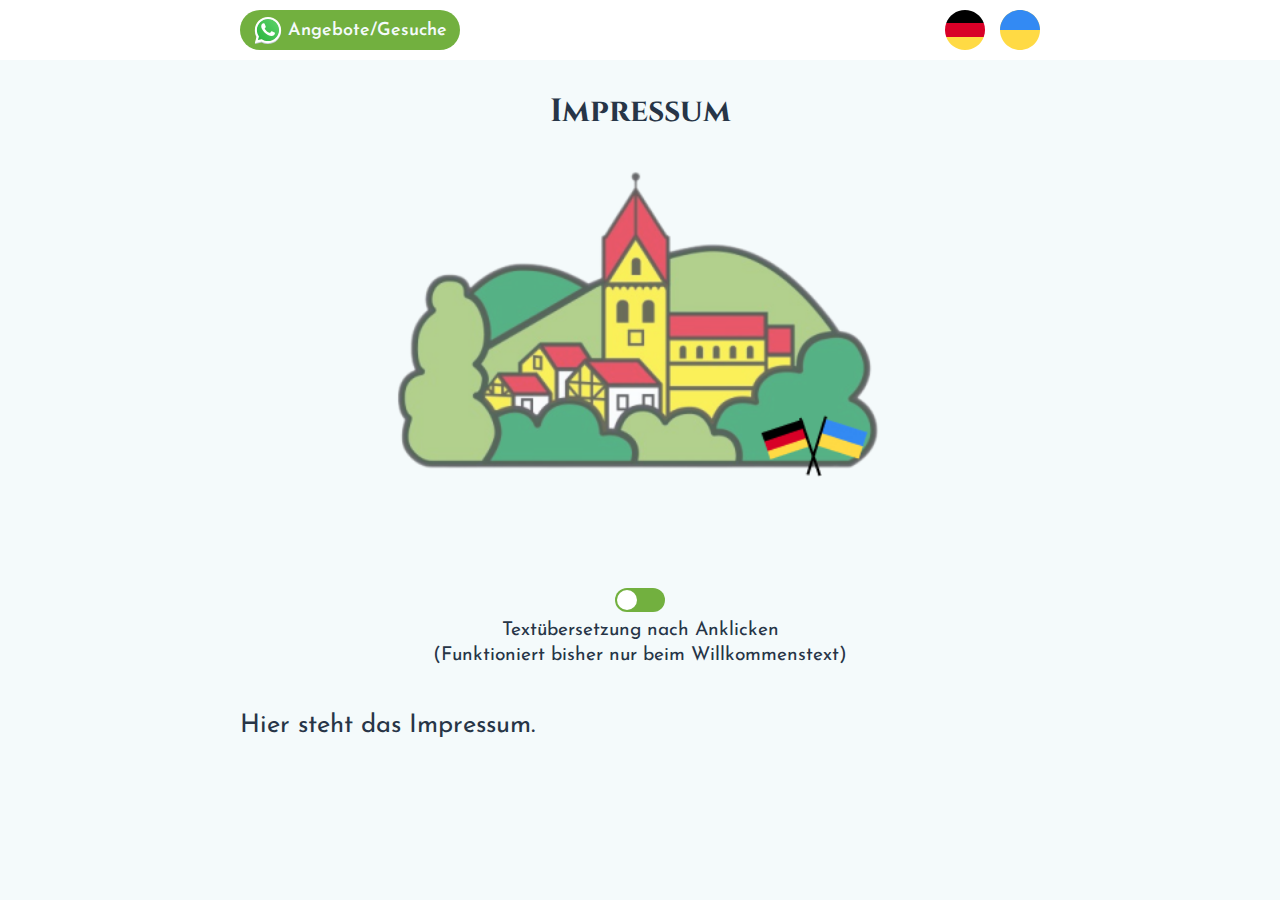
<file: impressum.html>
<!DOCTYPE html>
<html lang="de">
<head>
    <meta charset="UTF-8">
    <meta http-equiv="X-UA-Compatible" content="IE=edge">
    <meta name="viewport" content="width=device-width, initial-scale=1.0">
    <title>Guide für Geflüchtete in Morsbach</title>
    <link rel="stylesheet" href="style.css">
    <link rel="preconnect" href="https://fonts.googleapis.com">
    <link rel="preconnect" href="https://fonts.gstatic.com" crossorigin>
    <link href="https://fonts.googleapis.com/css2?family=Cinzel:wght@400;500;600;700;800;900&family=Josefin+Sans:ital,wght@0,100;0,200;0,300;0,400;0,500;0,600;0,700;1,100;1,200;1,300;1,400;1,500;1,600;1,700&display=swap" rel="stylesheet">

    <!-- Information about the website-->
    <meta name="author" content="Patrick Vosen">
    <meta name="language" content="german">
    <meta name="description" content="Erste Informationen zur Orientierung von Geflüchteten in Morsbach"/> 
    <meta name=”title” content="Guide für Geflüchtete in Morsbach"/>
    <meta name="robots" content="index,follow" />
    <!--<meta name="googlebot" content=”notranslate” />
    <meta name="revised" content="Sunday, July 18th, 2010, 5:15 pm" />
    <meta name="copyright" content="Copyright 2022"> -->

    <!--Responsive design/mobile meta tags -->
    <meta name="format-detection" content="telephone=yes"/> 
    <meta name="HandheldFriendly" content="true"/> 

    <!-- Social media tags  debug: https://developers.facebook.com/tools/debug/-->
    <meta property="og:title" content="Guide für Geflüchtete in Morsbach">
    <meta property="og:type" content="website">
    <!--<meta property="og:image" content="logo.png">
    <meta property="og:url" content="url"> -->

    <!-- Social media tags (optional)-->
    <!--<meta property="og:description" content="This is a description of the page">
    <meta property="og:locale" content="en_US">
    <meta property="og:site_name" content="name"> -->

    <!--Tags for Twitter-->
    <!-- <meta name="twitter:title" content="European Travel Destinations ">
    <meta name="twitter:description" content=" Offering tour packages for individuals or groups.">
    <meta name="twitter:image" content=" http://euro-travel-example.com/thumbnail.jpg">
    <meta name="twitter:card" content="summary_large_image"> -->
</head>

<body>

    <!-- Der "Left"-Container bezieht sich auf die Version für große Bildschirme -->
    <div class="left">
    <header class="header">
        <!-- Die Navigationsleiste am oberen Rand-->
         <div class="navbar">
            <a  id="button_link" href="https://chat.whatsapp.com/Js5TAunym40L8htz6Kn47g" target="_blank">
                <button id="header-button">
                    <svg id="whatsapp" width="20" height="20" viewBox="0 0 67 67" fill="none" xmlns="http://www.w3.org/2000/svg">
                        <path fill-rule="evenodd" clip-rule="evenodd" d="M33.5 64.9062C49.6888 64.9062 62.8125 51.7826 62.8125 35.5938C62.8125 19.4049 49.6888 6.28125 33.5 6.28125C17.3112 6.28125 4.1875 19.4049 4.1875 35.5938C4.1875 40.8509 5.57146 45.7848 7.99493 50.051L4.1875 64.9062L19.503 61.3548C23.6623 63.6195 28.4309 64.9062 33.5 64.9062ZM33.5 60.3966C47.1983 60.3966 58.3029 49.292 58.3029 35.5938C58.3029 21.8955 47.1983 10.7909 33.5 10.7909C19.8017 10.7909 8.69712 21.8955 8.69712 35.5938C8.69712 40.8827 10.3526 45.785 13.1735 49.8108L10.9519 58.1418L19.4299 56.0223C23.4277 58.7811 28.2752 60.3966 33.5 60.3966Z" fill="#BFC8D0"/>
                        <path d="M58.625 33.5C58.625 47.3762 47.3762 58.625 33.5 58.625C28.2073 58.625 23.2969 56.9885 19.2471 54.1939L10.6591 56.3409L12.9096 47.9017C10.0519 43.8236 8.375 38.8576 8.375 33.5C8.375 19.6238 19.6238 8.375 33.5 8.375C47.3762 8.375 58.625 19.6238 58.625 33.5Z" fill="url(#paint0_linear_53_563)"/>
                        <path fill-rule="evenodd" clip-rule="evenodd" d="M33.5 62.8125C49.6888 62.8125 62.8125 49.6888 62.8125 33.5C62.8125 17.3112 49.6888 4.1875 33.5 4.1875C17.3112 4.1875 4.1875 17.3112 4.1875 33.5C4.1875 38.7572 5.57146 43.6911 7.99493 47.9573L4.1875 62.8125L19.503 59.2611C23.6623 61.5258 28.4309 62.8125 33.5 62.8125ZM33.5 58.3029C47.1983 58.3029 58.3029 47.1983 58.3029 33.5C58.3029 19.8017 47.1983 8.69712 33.5 8.69712C19.8017 8.69712 8.69712 19.8017 8.69712 33.5C8.69712 38.7889 10.3526 43.6912 13.1735 47.717L10.9519 56.0481L19.4299 53.9286C23.4277 56.6874 28.2752 58.3029 33.5 58.3029Z" fill="white"/>
                        <path d="M26.1719 19.8906C25.475 18.4908 24.4059 18.6147 23.3258 18.6147C21.3955 18.6147 18.3857 20.9268 18.3857 25.2299C18.3857 28.7564 19.9397 32.6168 25.1761 38.3915C30.2296 43.9646 36.8697 46.8475 42.3821 46.7494C47.8946 46.6512 49.0287 41.9076 49.0287 40.3056C49.0287 39.5956 48.5881 39.2413 48.2845 39.145C46.406 38.2435 42.9414 36.5637 42.1531 36.2481C41.3648 35.9325 40.9532 36.3594 40.6973 36.5916C39.9824 37.2729 38.5653 39.2806 38.0801 39.7322C37.5949 40.1838 36.8715 39.9553 36.5705 39.7846C35.4628 39.34 32.4593 38.0041 30.0651 35.6833C27.1043 32.813 26.9305 31.8255 26.3727 30.9465C25.9264 30.2433 26.2539 29.8119 26.4173 29.6233C27.0552 28.8872 27.9361 27.7508 28.3311 27.1861C28.7261 26.6213 28.4125 25.7639 28.2244 25.2299C27.4151 22.9331 26.7295 21.0105 26.1719 19.8906Z" fill="white"/>
                        <defs>
                        <linearGradient id="paint0_linear_53_563" x1="55.4844" y1="14.6562" x2="8.375" y2="58.625" gradientUnits="userSpaceOnUse">
                        <stop stop-color="#5BD066"/>
                        <stop offset="1" stop-color="#27B43E"/>
                        </linearGradient>
                        </defs>
                    </svg>
                    Angebote/Gesuche
                </button>
            </a>
            <nav>
                <div class="icons">
                    <a href="/index.html">
                        <svg id="deutsch" width="30" height="30" viewBox="0 0 67 67" fill="none" xmlns="http://www.w3.org/2000/svg">
                            <g clip-path="url(#clip0_53_559)">
                            <path d="M2.0835 45.1549C6.81681 57.9116 19.096 67.0028 33.4998 67.0028C47.9036 67.0028 60.1828 57.9116 64.9161 45.1549L33.4998 42.242L2.0835 45.1549Z" fill="#FFDA44"/>
                            <path d="M33.4998 0.00216675C19.096 0.00216675 6.81681 9.09323 2.0835 21.8501L33.4998 24.763L64.9161 21.8499C60.1828 9.09323 47.9036 0.00216675 33.4998 0.00216675Z" fill="black"/>
                            <path d="M2.08367 21.8469C0.737131 25.4761 0 29.4013 0 33.4991C0 37.5968 0.737131 41.522 2.08367 45.1512H64.9165C66.263 41.522 67 37.5968 67 33.4991C67 29.4013 66.263 25.4761 64.9163 21.8469H2.08367Z" fill="#D80027"/>
                            </g>
                            <defs>
                            <clipPath id="clip0_53_559">
                            <rect width="67" height="67" fill="white"/>
                            </clipPath>
                            </defs>
                        </svg>   
                    </a>
                </div>
                <div class="icons" >
                    <a href="/ukrainian.html">
                        <svg id="ukrainisch" width="30" height="30" viewBox="0 0 67 67" fill="none" xmlns="http://www.w3.org/2000/svg">
                            <g clip-path="url(#clip0_53_556)">
                            <path d="M33.5 67C52.0015 67 67 52.0015 67 33.5C67 14.9985 52.0015 0 33.5 0C14.9985 0 0 14.9985 0 33.5C0 52.0015 14.9985 67 33.5 67Z" fill="#FFDA44"/>
                            <path d="M0 33.5C0 14.9986 14.9986 0 33.5 0C52.0014 0 67 14.9986 67 33.5" fill="#338AF3"/>
                            </g>
                            <defs>
                            <clipPath id="clip0_53_556">
                            <rect width="67" height="67" fill="white"/>
                            </clipPath>
                            </defs>
                        </svg>                        
                    </a>
                </div>
            </nav>
        </div>
    </header>
    </div>


    <div class="willkommen">
        <h1 id="titlephone">Impressum</h2>
        <img src="LogoMorsbach.png" alt="Logo der Gemeinde Morsbach" class="logo" id="logo">
        <p class="first_text computer text" id="firstTestComputer" data-german="Herzlich Willkommen in der Gemeinde Morsbach! Der Anfang in einem neuen Land kann schwer sein. Wir möchten Ihnen helfen, sich besser in Morsbach und der Region zu orientieren. Dafür dient diese Webseite. Wenn Sie keine Antwort auf ihre Fragen finden, können Sie zu den Sprechstunden ins Rathaus kommen." data-ukrainian="Вітаємо в муніципалітеті Морсбах! Початок життя в новій країні може бути складним. Ми бажаємо допомогти вам орієнтуватися в Морсбах та регіоні. Це мета цієї веб-сторінки. Якщо ви не знайдете відповідь на свої запитання, ви можете прийти на консультації в ратуство.">
            Herzlich Willkommen in der Gemeinde Morsbach! Der Anfang in einem neuen Land kann schwer sein. Wir möchten Ihnen helfen, sich besser in Morsbach und der Region zu orientieren. Dafür dient diese Webseite. Wenn Sie keine Antwort auf ihre Fragen finden, können Sie zu den Sprechstunden ins Rathaus kommen.
        </p>
        <label class="toggle-switch">
            <input type="checkbox" id="toggleButton">
            <label for="toggleButton"></label>
        </label>
        <p class="caption">
            Textübersetzung nach Anklicken <br>
            (Funktioniert bisher nur beim Willkommenstext)
        </p>
        <div class="computer" id="impressum">
            <a href="">Impressum</a>
        </div>
    </div>
</div>

<main class="main">
    <section class="introduction">
        
        <p>
            Hier steht das Impressum.
        </p>
    </section>
</main>

</body>
</file>
<file: style.css>
/* Declaration of colors */

:root {
    --darkblue: #273547;
    --lightblue: #39AFEA;
    --white: #F4FAFB;
    --green: #72B03F;
}
/*font-family: 'Bree Serif', serif;
font-family: 'Cinzel', serif; */


/* typography */


a {
    font-size: 1.9rem;
    color: var(--darkblue);   
}

h1, h2, h3 {
    font-family: 'Cinzel', serif;
}

p, div, button {
    font-family: 'Josefin Sans', sans-serif;
    
}

p, a, li {
    line-height: 110%;
}

h1 {
    text-align: center;
    font-size: 3rem;
    margin-top: 50px;
    margin-bottom: -50px;
}

h2 {
    margin-top: 70px;
    margin-bottom: 20px;
    text-align: left;
    font-family: 'Cinzel', serif;
    font-size: 2.3rem;
}

.icons > a {
    line-height: normal;
}

p, figcaption {
    font-size: 1.9rem;
    font-weight: 400;
}

.caption {
    font-size: 1.5rem;
    margin-top: 0;
}

#impressum {
    position: absolute;
    bottom: 20px;
    left: 0;
    right: 0;
}

#impressum > a {
    font-weight:400;
}

.introduction {
    margin-bottom: 30px;
}

/* Hiding elements for wider screens */

.phone {
    display: none;
}

.computer {
    width: 70%;
    margin: auto;
    font-weight: 600;
    text-align: center;
}

#firstTestComputer {
    height: 192px;
}




footer {
    margin-top: 32px;
    text-align: center;
    margin-bottom: 32px;
}
.navbar {
    display: flex;
    justify-content: flex-end;
    align-items: center;
    height: 100%;
    width: 70%;
    max-width: 800px;
    margin: auto;    
}

nav {
    display: flex;
    gap: 30px;
}

/* Icons in the navbar */

#whatsapp {
    width: 40px;
    height: 40px;
}

#deutsch {
    width: 50px;
    height: 50px;
}

#ukrainisch {
    width: 50px;
    height: 50px;
}



#header-button {
    display: flex;
    height: 50px;
    margin-right: auto;
    max-width: 250px;
    align-items: center;
    justify-content: center;
    padding: 0 8px;
    background-color: var(--green);
    color: var(--white);
    border: none;
    border-radius: 25px;
    gap: 5px;
    font-size: 1.7rem;
}

#button_link {
    margin-right: auto;
    text-decoration: none;
}



#header-button:hover {
    cursor: pointer;
}





#logo {
    display: flex;
    margin: auto;
    width: 100%;
    height: auto;
    margin-top: -120px;
    margin-bottom: 0px;
    max-width: 500px;
}


figure {
    width: 100%;
}

figure > img {
    width: 100%;
    height: auto;
}

figcaption {
    color: var(--darkblue);
    margin-top: 5px;
    margin-bottom: 20px;
}

section {
    width: 70%;
    max-width: 800px;
    margin: auto;
}



.collapsible_box {
    background-color: var(--darkblue);
    color: white;
    border: none;
    text-align: center;
    outline: none;
    margin: 5px 0;
    /* border-radius: 5px 50px 50px 5px; */
  }

  .collapsible {
    cursor: pointer;
    width: 100%;
    padding: 18px;
    background: transparent;
    border: none;
    color: white;
    font-size: 2rem;
    text-align: center;
    display: flex;
    align-items: center;
    flex-wrap: nowrap;
    gap: 10px;
  }

  .collapsible > i {
    margin-right: auto;
  }

  .collapsible > p {
    margin: auto;
    margin-left: -5px;
  }


.collapsible.toggle {
    background-color: #fff;
    text-align: left;
    padding-left: 0;
    color: var(--darkblue);
    width: 100%;  
    line-height: 110%; 
    display: block;
    justify-content: center;
}

.collapsible.toggle > i {
    margin-right: 10px;
  }


.collapsible.toggle.thirdLayer {
    margin-top: -12px;
    margin-left: 8px;
}

.content {
    padding: 0px 18px;
    display: none;
    overflow: hidden;
    background-color: #ffffff;
    text-align: left;
    color: black;
    /*border: 2px solid var(--darkblue);*/
  }

.content > p, li {
    font-size: 2rem;
    color: var(--darkblue);
    margin-top: 10px;   
    margin-bottom: 10px;
    padding: 7px 0;
    font-weight: 400;
    opacity: 90%;
}

.content > .thirdLayer {
    margin-top: 5px;
    padding-bottom: 12px;
    margin-left: 8px;
}



li {
    margin-left: 14px;
}

.padding {
    margin-left: -18px;
}

.arrow {
    border: solid rgb(255, 255, 255);
    border-width: 0 2px 2px 0;
    display: inline-block;
    padding: 5px;
    margin-right: 12px;
    text-align: center;
  }
  
  .right {
    transform: rotate(-45deg);
    -webkit-transform: rotate(-45deg);
    margin-left: -3px;
    margin-bottom: 1px;
  }

  .down {
    transform: rotate(45deg);
    -webkit-transform: rotate(45deg);
    margin-bottom: 3px;
    margin-right: 9px;
  }

  .dropdown {
    border: solid var(--darkblue);
    border-width: 0 2px 2px 0;
    padding: 4px;
    margin-bottom: 3px;
  }

  #mehr {
    text-align: center;
    margin-top: 60px;
    padding-bottom: 40px;
    font-size: 1.5rem;
  }

  .willkommen {
    width: 100%;
    text-align: center;
    margin-top: -20px;
  }

  /* Toggle Switch */

.toggle-switch {
    display: inline-block;
    position: relative;
    width: 50px;
    height: 24px;
    margin: 55px 0 5px 0;
  }

  .toggle-switch input[type="checkbox"] {
    display: none;
  }

  .toggle-switch label {
    display: block;
    position: absolute;
    top: 0;
    left: 0;
    width: 50px;
    height: 24px;
    background-color: var(--green);
    border-radius: 12px;
  }

  .toggle-switch label:after {
    content: "";
    display: block;
    position: absolute;
    top: 2px;
    left: 2px;
    width: 20px;
    height: 20px;
    background-color: white;
    border-radius: 10px;
    transition: transform 0.3s;
  }

  .toggle-switch input[type="checkbox"]:checked + label {
    background-color: #ccc;
  }

  .toggle-switch input[type="checkbox"]:checked + label:after {
    transform: translateX(26px);
  }


/* Media Query for larger screens */

@media (min-width: 1455px) and (min-height: 905px) {
    * {
        margin: 0;
        padding: 0;
        font-size: 76%;
    }

    body {
        background-color: var(--white);
        color: var(--darkblue);
        width: 100%;
        height: 100vh;
        display: grid;
        grid-template-columns: 40% auto;
        grid-template-rows: auto 1fr auto;
        grid-template-areas: "left main"
                             "left main";
    }
    
    header {
        grid-area: header;
        position: fixed;
        height: 90px;
        background-color: white;
        position: relative;
        width: 100%;
        left: 0;
    }
    main {
        grid-area: main;
        height: 100%;
    
    }
    
    .left {
        grid-area: left;
        background-color: #fff;
        height: 100vh;
        width: 40%;
        position: fixed;
    }
    }
    
/* Media query for mobile devices and smaller screens */

@media only screen and (max-width: 1455px), (max-height: 905px) {
    * {
        margin: 0;
        padding: 0;
        font-size: 80%;
    }
    
    body {
        background-color: var(--white);
        color: var(--darkblue);
        width: 100%;
        display: relative;
        
        
    }
    header {
        height: 60px;
        background-color: rgb(255, 255, 255);
        position: fixed;
        width: 100%;
        top: 0;
        z-index: 1;
    }

    .navbar {
        width: 95%;
        max-width: 800px;
        margin: auto;    
    }

    nav {
        gap: 15px;
        height: 40px;
    }
    
    .first_text.phone {
        margin-top: 8px;
    }

    #header-button {
        height: 40px;
        min-width: 220px;
        max-width: 170px;
        padding: 0 7px;
        border-radius: 150px;
        font-family: 'Josefin Sans', sans-serif;
        font-size: 1.4rem;
        font-weight: 600;
    }

    #whatsapp {
        width: 30px;
        height: 30px;
    }
    
    
    .introduction {
        width: 95%;
        position: relative;
    }
    
    

    h1 {
        font-size: 2.5rem;
    }
    #logo {
        margin-top: -100px;
	    width: 100%;
    
    }

    
    
    h2 {
        margin-top: 104px;
        margin-bottom: 32px;
        font-size: 2.5rem;
    }
    
    p {
        font-size: 2rem;
        font-weight: 400;
        line-height: 130%;
    }

    a {
        font-size: 1.8rem;
    }
    #deutsch {
        width: 40px;
        height: 40px;
    }
    
    #ukrainisch {
        width: 40px;
        height: 40px;
    }
    

    .collapsible.toggle {
        text-align: left;
    }
    
    .section {
        width: 90%;
        max-width: 800px;
        margin: auto;
    }
    
    .collapsible_box {
        font-size: 17px;
        border-radius: 5px 5px 5px 5px;
        width: 100%;
      }

      .collapsible > p {
        margin-left: 0;
      }

   #titlephone {
        margin-top: 110px;

    }
    .content > p, li {
        font-size: 1.8rem;
    }

    footer {
        margin-top: 0px;
        text-align: center;
    }

    .phone {
        display:block;
        margin-top: -10px;
        margin-top: 150px;
    }

    .content:last-of-type {
        border-radius: 0;
    }
    

    .computer {
        display: none;
    }

    .caption {
        margin-bottom: 40px;
    }

    
}
</file>
